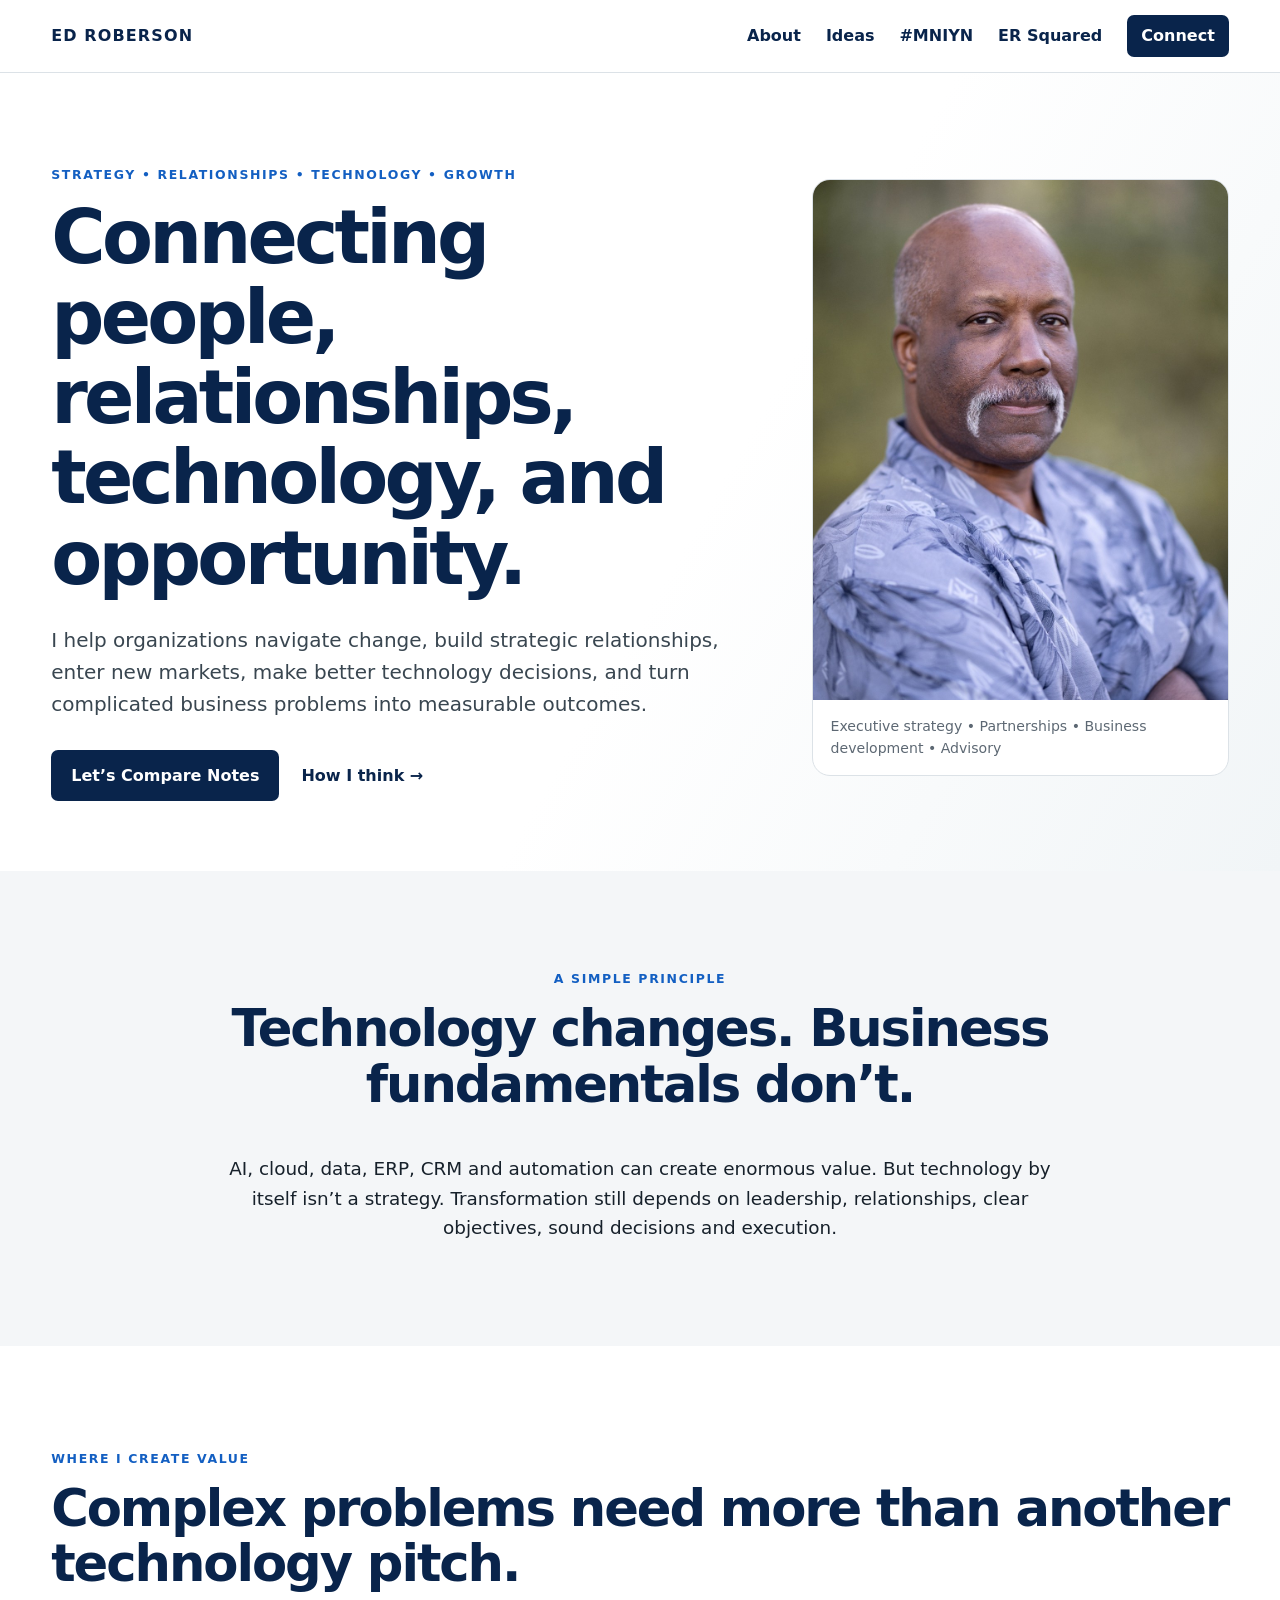
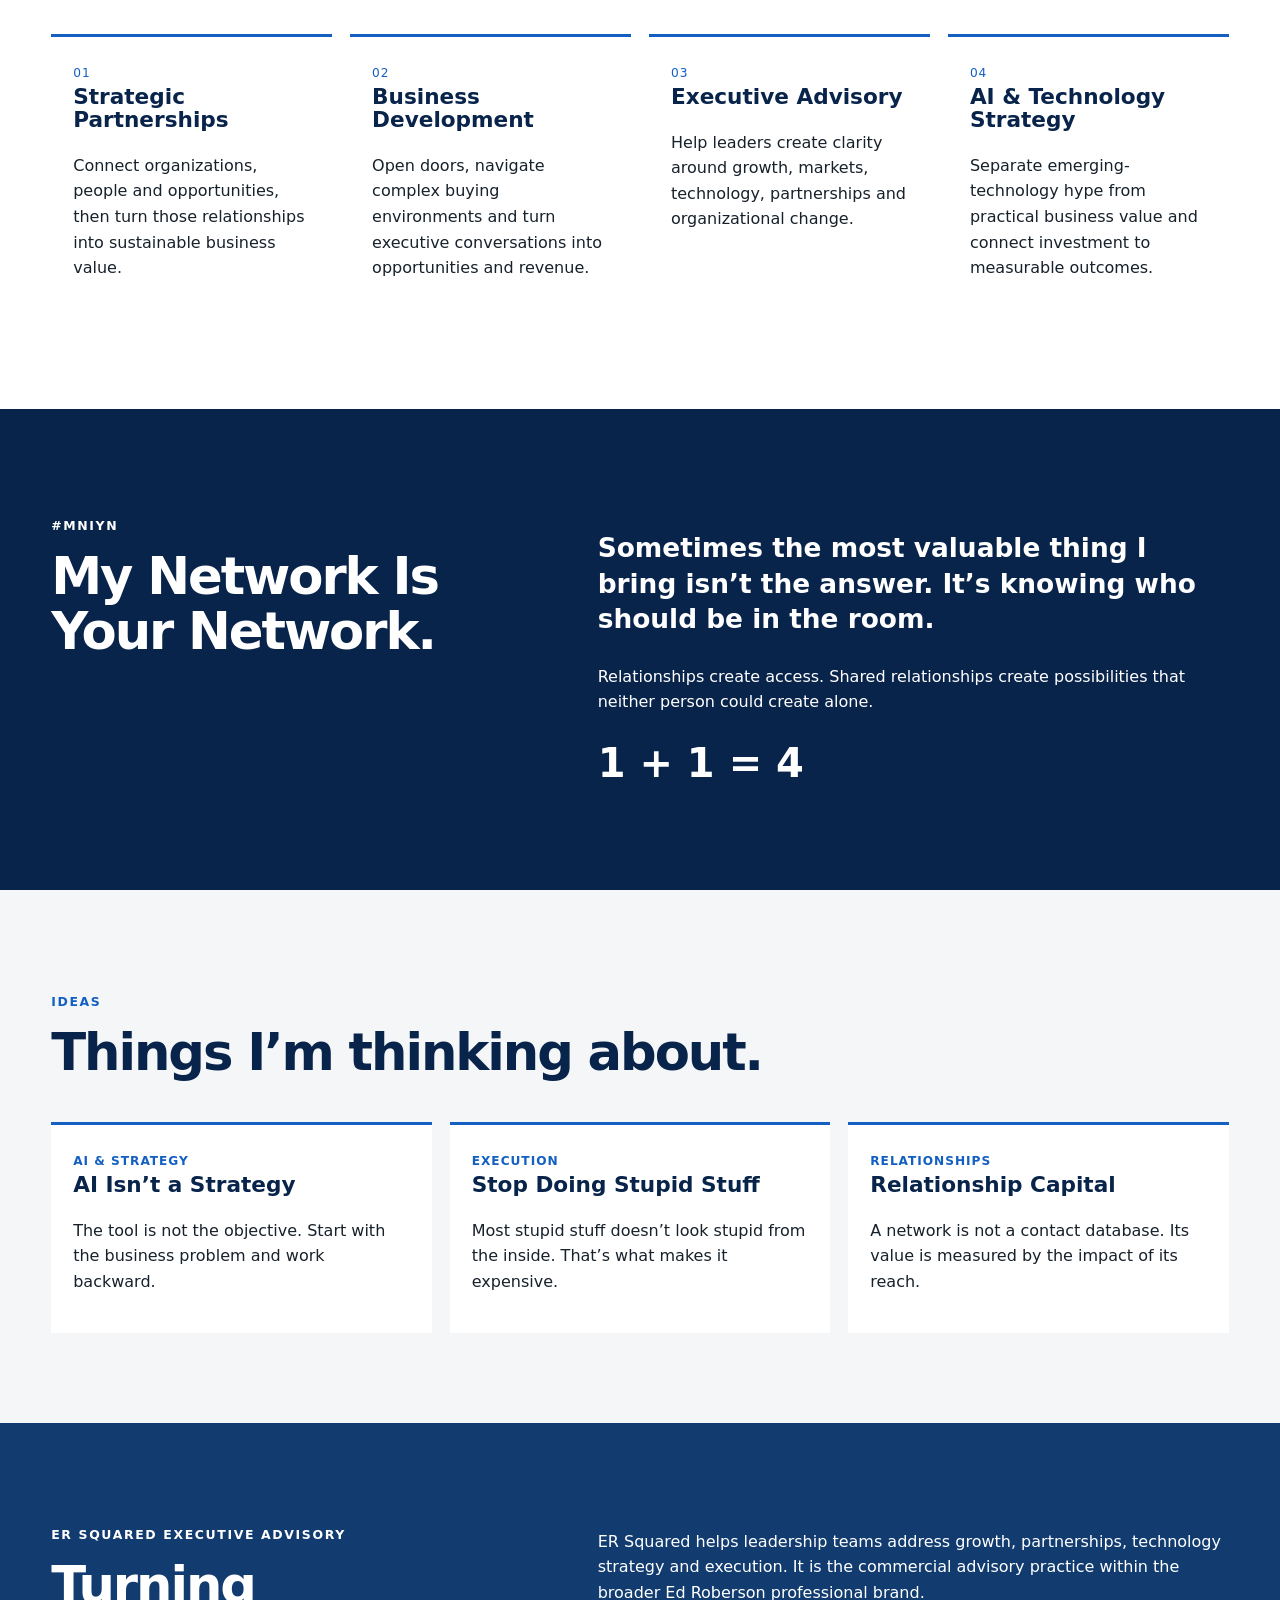
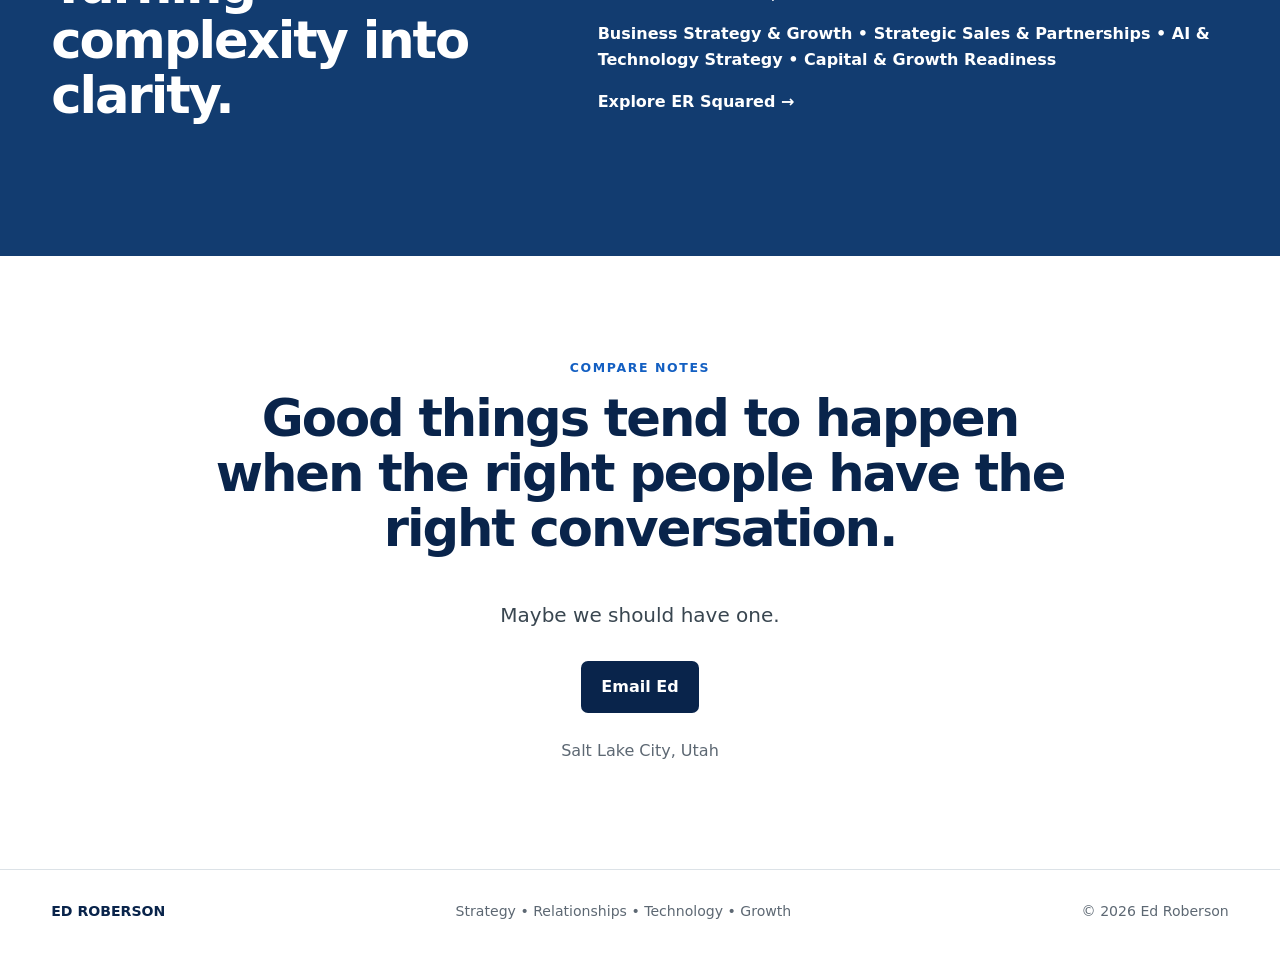
<file: index.html>
<!doctype html><html lang="en"><head><meta charset="utf-8"><meta name="viewport" content="width=device-width,initial-scale=1"><title>Ed Roberson | Strategy, Relationships, Technology & Growth</title><meta name="description" content="Ed Roberson connects people, relationships, technology and opportunity. Executive leadership, strategic partnerships, business development and advisory."><link rel="canonical" href="https://www.edroberson.com/"><link rel="stylesheet" href="assets/styles.css"></head><body>
<header><div class="wrap nav"><a class="logo" href="#top">ED ROBERSON</a><button class="menu">Menu</button><nav><a href="#about">About</a><a href="#ideas">Ideas</a><a href="#mniyn">#MNIYN</a><a href="#ersquared">ER Squared</a><a class="cta small" href="#connect">Connect</a></nav></div></header>
<main id="top"><section class="hero"><div class="wrap hero-grid"><div><p class="kicker">STRATEGY • RELATIONSHIPS • TECHNOLOGY • GROWTH</p><h1>Connecting people, relationships, technology, and opportunity.</h1><p class="lead">I help organizations navigate change, build strategic relationships, enter new markets, make better technology decisions, and turn complicated business problems into measurable outcomes.</p><div class="actions"><a class="cta" href="#connect">Let’s Compare Notes</a><a class="plain" href="#about">How I think →</a></div></div><figure><img src="assets/ed-roberson.jpg" alt="Ed Roberson"><figcaption>Executive strategy • Partnerships • Business development • Advisory</figcaption></figure></div></section>
<section class="principle" id="about"><div class="wrap narrow"><p class="kicker">A SIMPLE PRINCIPLE</p><h2>Technology changes. Business fundamentals don’t.</h2><p>AI, cloud, data, ERP, CRM and automation can create enormous value. But technology by itself isn’t a strategy. Transformation still depends on leadership, relationships, clear objectives, sound decisions and execution.</p></div></section>
<section class="section"><div class="wrap"><p class="kicker">WHERE I CREATE VALUE</p><h2>Complex problems need more than another technology pitch.</h2><div class="grid4"><article><span>01</span><h3>Strategic Partnerships</h3><p>Connect organizations, people and opportunities, then turn those relationships into sustainable business value.</p></article><article><span>02</span><h3>Business Development</h3><p>Open doors, navigate complex buying environments and turn executive conversations into opportunities and revenue.</p></article><article><span>03</span><h3>Executive Advisory</h3><p>Help leaders create clarity around growth, markets, technology, partnerships and organizational change.</p></article><article><span>04</span><h3>AI & Technology Strategy</h3><p>Separate emerging-technology hype from practical business value and connect investment to measurable outcomes.</p></article></div></div></section>
<section class="mniyn" id="mniyn"><div class="wrap split"><div><p class="kicker">#MNIYN</p><h2>My Network Is Your Network.</h2></div><div><p class="quote">Sometimes the most valuable thing I bring isn’t the answer. It’s knowing who should be in the room.</p><p>Relationships create access. Shared relationships create possibilities that neither person could create alone.</p><strong class="equation">1 + 1 = 4</strong></div></div></section>
<section class="section soft" id="ideas"><div class="wrap"><p class="kicker">IDEAS</p><h2>Things I’m thinking about.</h2><div class="grid3"><article><b>AI & STRATEGY</b><h3>AI Isn’t a Strategy</h3><p>The tool is not the objective. Start with the business problem and work backward.</p></article><article><b>EXECUTION</b><h3>Stop Doing Stupid Stuff</h3><p>Most stupid stuff doesn’t look stupid from the inside. That’s what makes it expensive.</p></article><article><b>RELATIONSHIPS</b><h3>Relationship Capital</h3><p>A network is not a contact database. Its value is measured by the impact of its reach.</p></article></div></div></section>
<section class="ersq" id="ersquared"><div class="wrap split"><div><p class="kicker">ER SQUARED EXECUTIVE ADVISORY</p><h2>Turning complexity into clarity.</h2></div><div><p>ER Squared helps leadership teams address growth, partnerships, technology strategy and execution. It is the commercial advisory practice within the broader Ed Roberson professional brand.</p><p><strong>Business Strategy & Growth • Strategic Sales & Partnerships • AI & Technology Strategy • Capital & Growth Readiness</strong></p><a class="plain lightlink" href="https://www.er-squared.com/">Explore ER Squared →</a></div></div></section>
<section class="section connect" id="connect"><div class="wrap narrow"><p class="kicker">COMPARE NOTES</p><h2>Good things tend to happen when the right people have the right conversation.</h2><p class="lead">Maybe we should have one.</p><div class="actions center"><a class="cta" href="mailto:ersquared@gmail.com">Email Ed</a></div><p class="location">Salt Lake City, Utah</p></div></section></main>
<footer><div class="wrap foot"><strong>ED ROBERSON</strong><span>Strategy • Relationships • Technology • Growth</span><span>© <span id="year"></span> Ed Roberson</span></div></footer><script src="assets/script.js"></script></body></html>
</file>
<file: assets/styles.css>
*{box-sizing:border-box}html{scroll-behavior:smooth}:root{--navy:#09244b;--blue:#135fc2;--ink:#17212b;--muted:#5d6873;--soft:#f4f6f8;--line:#dce2e7;--max:1180px}body{margin:0;font-family:Inter,ui-sans-serif,system-ui,-apple-system,"Segoe UI",sans-serif;color:var(--ink);line-height:1.6}.wrap{width:min(92%,var(--max));margin:auto}.narrow{max-width:850px}.kicker{font-size:.78rem;font-weight:800;letter-spacing:.13em;color:var(--blue)}h1,h2,h3{line-height:1.08;color:var(--navy);margin-top:0}h1{font-size:clamp(3rem,5.8vw,5.5rem);letter-spacing:-.05em;margin-bottom:25px}h2{font-size:clamp(2.2rem,4vw,3.7rem);letter-spacing:-.04em}h3{font-size:1.35rem}.lead{font-size:1.25rem;color:#394650}header{position:sticky;top:0;background:rgba(255,255,255,.95);border-bottom:1px solid var(--line);z-index:20}.nav{min-height:72px;display:flex;justify-content:space-between;align-items:center}.logo{text-decoration:none;font-weight:900;letter-spacing:.07em;color:var(--navy)}nav{display:flex;align-items:center;gap:25px}nav a,.plain{text-decoration:none;color:var(--navy);font-weight:700}.menu{display:none}.cta{display:inline-block;text-decoration:none;background:var(--navy);color:white;padding:13px 20px;border-radius:7px;font-weight:800}.cta.small{padding:8px 14px}.hero{padding:80px 0 70px;background:linear-gradient(120deg,#fff 0%,#fff 55%,#f1f5f7 100%)}.hero-grid{display:grid;grid-template-columns:1.25fr .75fr;gap:65px;align-items:center}.actions{display:flex;gap:22px;align-items:center;margin-top:30px}.hero figure{margin:0;border-radius:18px;overflow:hidden;border:1px solid var(--line);background:white}.hero img{display:block;width:100%;height:520px;object-fit:cover;object-position:center 25%}.hero figcaption{padding:15px 18px;font-size:.88rem;color:var(--muted)}.principle{padding:85px 0;background:var(--soft);text-align:center}.principle p:not(.kicker){font-size:1.15rem}.section{padding:90px 0}.grid4,.grid3{display:grid;gap:18px;margin-top:38px}.grid4{grid-template-columns:repeat(4,1fr)}.grid3{grid-template-columns:repeat(3,1fr)}article{border-top:3px solid var(--blue);padding:22px;background:white}article span,article b{font-size:.76rem;color:var(--blue);letter-spacing:.08em}.soft{background:var(--soft)}.split{display:grid;grid-template-columns:.85fr 1.15fr;gap:80px}.mniyn{padding:95px 0;background:var(--navy);color:white}.mniyn h2,.mniyn .kicker,.ersq h2,.ersq .kicker{color:white}.quote{font-size:1.65rem;font-weight:700;line-height:1.35}.equation{font-size:2.5rem}.ersq{padding:90px 0;background:#123c70;color:white}.lightlink{color:white}.connect{text-align:center}.center{justify-content:center}.location{color:var(--muted);margin-top:25px}footer{border-top:1px solid var(--line);padding:30px 0}.foot{display:flex;justify-content:space-between;color:var(--muted);font-size:.88rem}.foot strong{color:var(--navy)}@media(max-width:900px){.hero-grid,.split{grid-template-columns:1fr}.grid4{grid-template-columns:repeat(2,1fr)}.hero figure{max-width:520px}.split{gap:25px}}@media(max-width:720px){.menu{display:block;background:white;border:1px solid var(--line);padding:8px 12px;border-radius:6px}nav{display:none;position:absolute;top:72px;left:0;right:0;background:white;padding:20px 4%;flex-direction:column;align-items:stretch;border-bottom:1px solid var(--line)}nav.open{display:flex}.hero{padding-top:55px}.hero img{height:430px}.grid4,.grid3{grid-template-columns:1fr}.foot{flex-direction:column;gap:8px}h1{font-size:3.15rem}}
</file>
